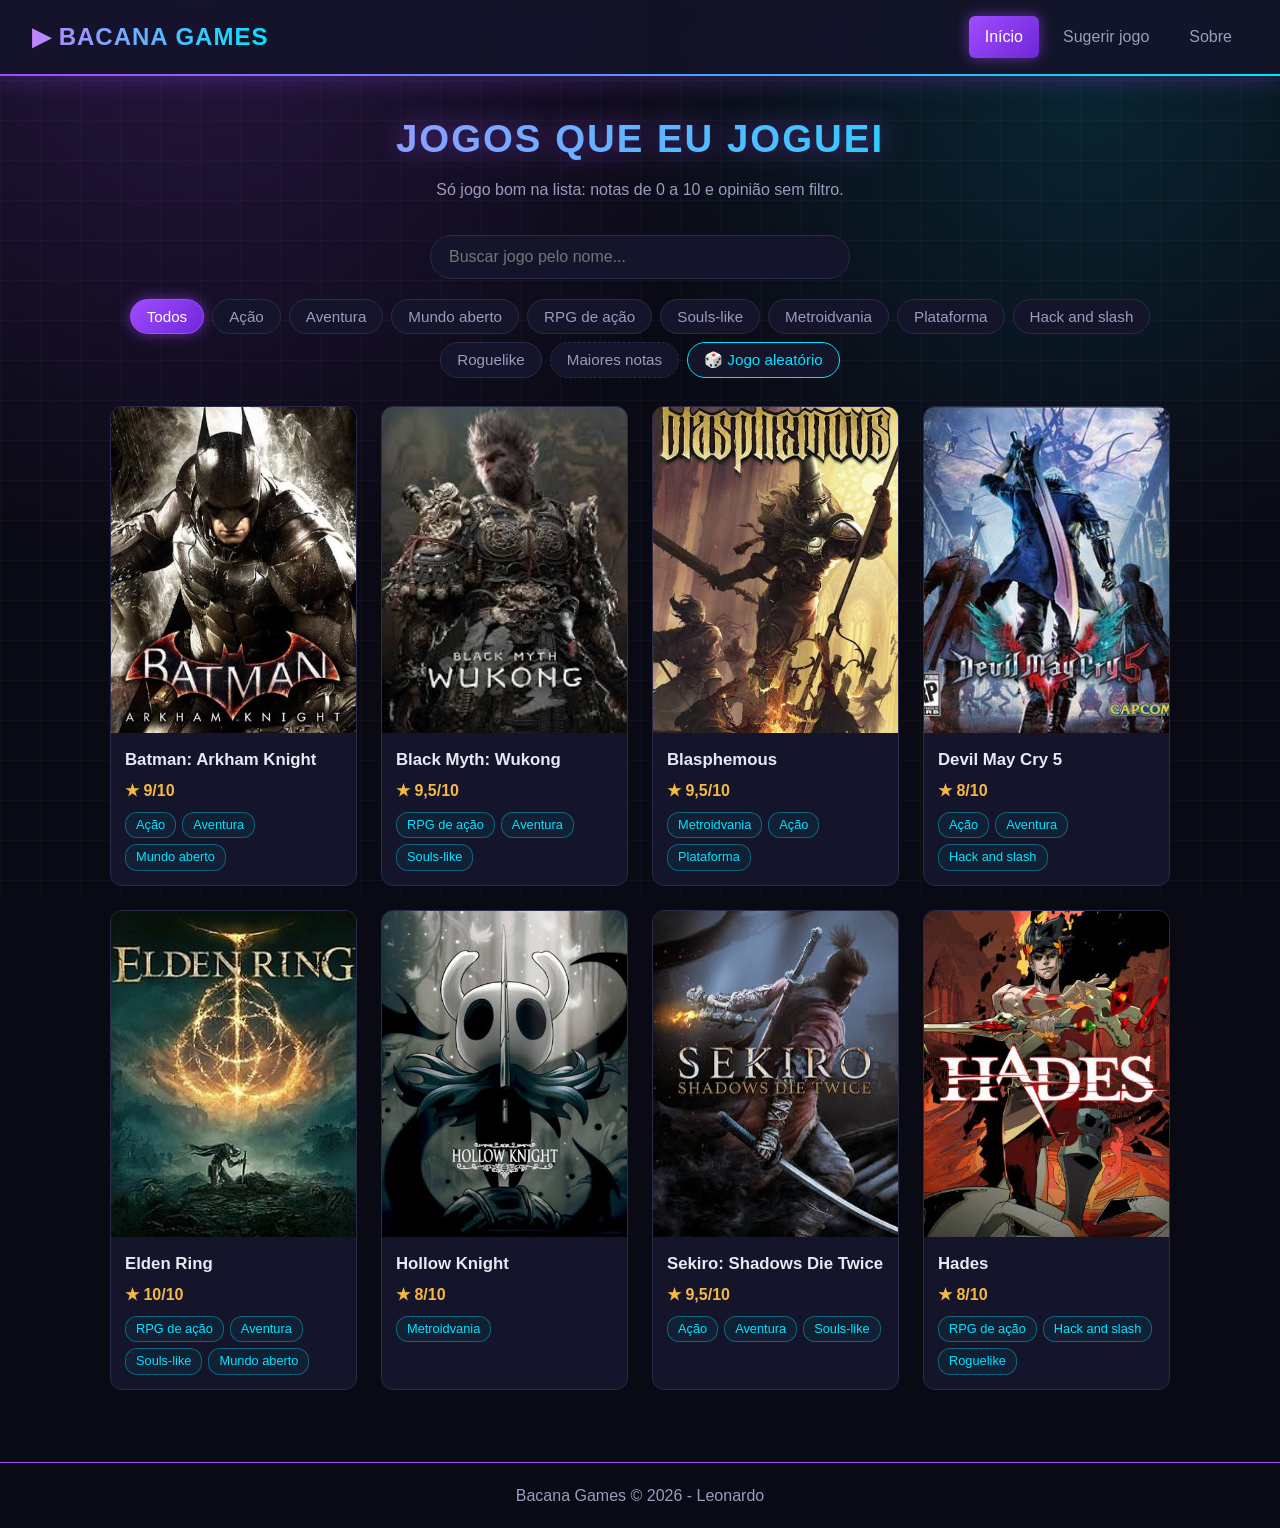
<file: index.html>
<!DOCTYPE html>
<html lang="pt-BR">
<head>
  <meta charset="UTF-8">
  <meta name="viewport" content="width=device-width, initial-scale=1.0">
  <title>Bacana Games do Leonardo</title>
  <link rel="stylesheet" href="estilos/estilo.css">
</head>
<body>

  <header class="topo">
    <a class="logo" href="index.html">Bacana Games</a>
    <button class="botao-menu" id="botaoMenu" aria-label="Abrir ou fechar o menu">&#9776;</button>
    <nav class="menu" id="menuPrincipal">
      <a href="index.html" class="ativo">Início</a>
      <a href="form.html">Sugerir jogo</a>
      <a href="about.html">Sobre</a>
    </nav>
  </header>

  <main class="conteudo">
    <section class="apresentacao">
      <h1>Jogos que eu joguei</h1>
      <p>Só jogo bom na lista: notas de 0 a 10 e opinião sem filtro.</p>
    </section>
    <div class="busca">
      <input type="search" id="campoBusca" placeholder="Buscar jogo pelo nome...">
    </div>
    <!-- Os filtros e os cartões serão criados pelo JavaScript na etapa 3 -->
    <section id="filtros"></section>
    <section id="gradeJogos"></section>
  </main>

  <footer class="rodape">
    <p>Bacana Games &copy; 2026 - Leonardo</p>
  </footer>
  <script src="script/menu.js"></script>
  <script src="script/jogos.js"></script>
  <script src="script/filtro.js"></script>
</body>
</html>
</file>
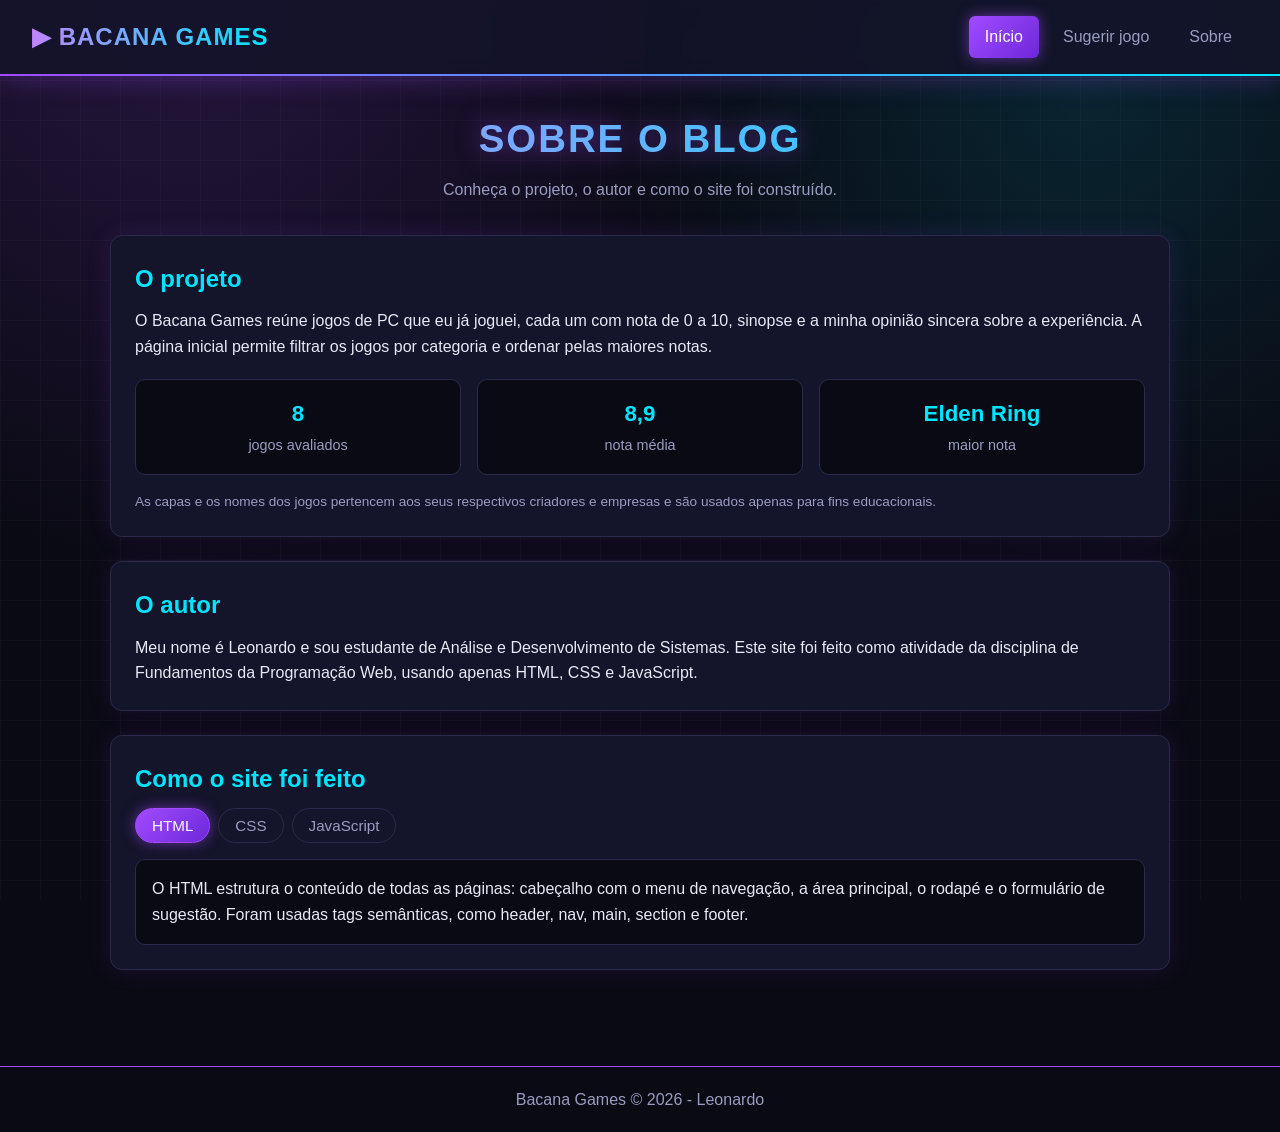
<file: about.html>
<!DOCTYPE html>
<html lang="pt-BR">
<head>
  <meta charset="UTF-8">
  <meta name="viewport" content="width=device-width, initial-scale=1.0">
  <title>Sobre - Bacana Games</title>
  <link rel="stylesheet" href="estilos/estilo.css">
</head>
<body>

  <header class="topo">
    <a class="logo" href="index.html">Bacana Games</a>
    <button class="botao-menu" id="botaoMenu" aria-label="Abrir ou fechar o menu">&#9776;</button>
    <nav class="menu" id="menuPrincipal">
      <a href="index.html" class="ativo">Início</a>
      <a href="form.html">Sugerir jogo</a>
      <a href="about.html">Sobre</a>
    </nav>
  </header>

  <main class="conteudo">
    <section class="apresentacao">
      <h1>Sobre o blog</h1>
      <p>Conheça o projeto, o autor e como o site foi construído.</p>
    </section>

    <section class="bloco-sobre">
      <h2>O projeto</h2>
      <p>
        O Bacana Games reúne jogos de PC que eu já joguei, cada um com nota de 0 a 10,
        sinopse e a minha opinião sincera sobre a experiência. A página inicial permite
        filtrar os jogos por categoria e ordenar pelas maiores notas.
      </p>
      <div class="estatisticas" id="estatisticas"></div>
      <p class="creditos">As capas e os nomes dos jogos pertencem aos seus respectivos criadores e empresas e são usados apenas para fins educacionais.</p>
    </section>

    <section class="bloco-sobre">
      <h2>O autor</h2>
      <p>
        Meu nome é Leonardo e sou estudante de Análise e Desenvolvimento de Sistemas.
        Este site foi feito como atividade da disciplina de Fundamentos da Programação Web,
        usando apenas HTML, CSS e JavaScript.
      </p>
    </section>

    <section class="bloco-sobre">
      <h2>Como o site foi feito</h2>
      <div class="abas" id="abas">
        <button class="botao-filtro ativo" data-aba="html">HTML</button>
        <button class="botao-filtro" data-aba="css">CSS</button>
        <button class="botao-filtro" data-aba="js">JavaScript</button>
      </div>
      <div class="aba-conteudo" id="abaConteudo"></div>
    </section>
  </main>

  <footer class="rodape">
    <p>Bacana Games &copy; 2026 - Leonardo</p>
  </footer>
  
  <script src="script/menu.js"></script>
  <script src="script/jogos.js"></script>
  <script src="script/about.js"></script>
</body>
</html>
</file>
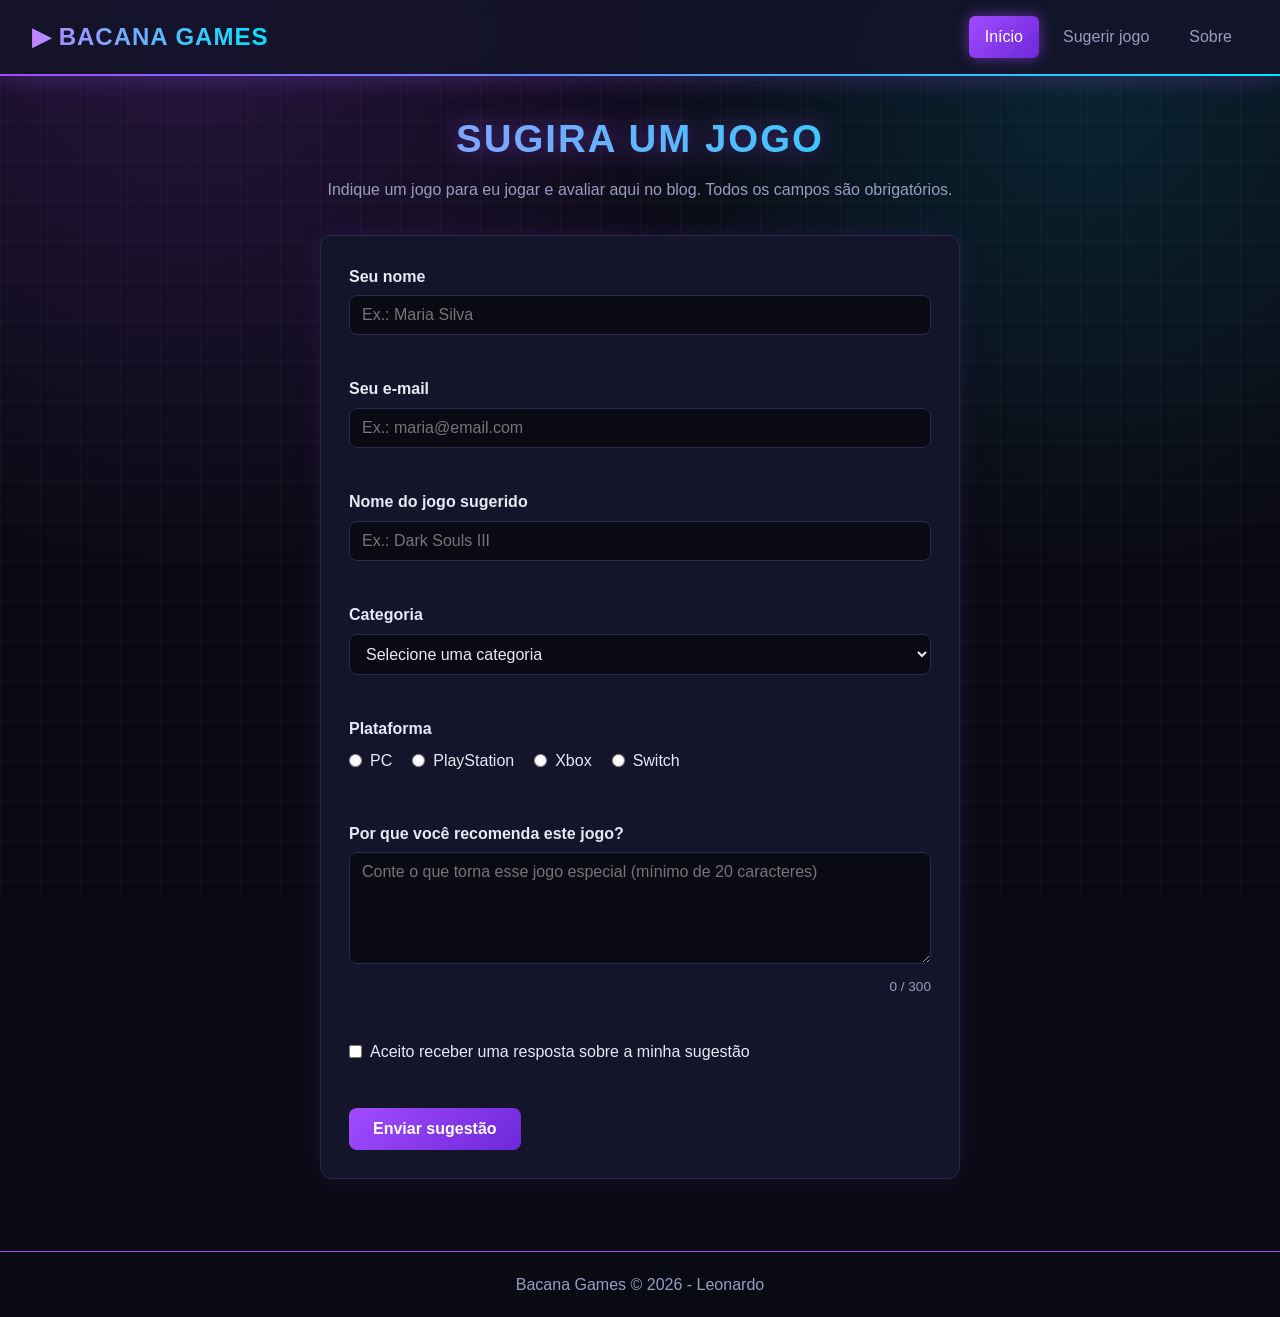
<file: form.html>
<!DOCTYPE html>
<html lang="pt-BR">
<head>
  <meta charset="UTF-8">
  <meta name="viewport" content="width=device-width, initial-scale=1.0">
  <title>Sugerir jogo - Bacana Games</title>
  <link rel="stylesheet" href="estilos/estilo.css">
</head>
<body>

  <header class="topo">
    <a class="logo" href="index.html">Bacana Games</a>
    <button class="botao-menu" id="botaoMenu" aria-label="Abrir ou fechar o menu">&#9776;</button>
    <nav class="menu" id="menuPrincipal">
      <a href="index.html" class="ativo">Início</a>
      <a href="form.html">Sugerir jogo</a>
      <a href="about.html">Sobre</a>
    </nav>
  </header>

  <main class="conteudo">
    <section class="apresentacao">
      <h1>Sugira um jogo</h1>
      <p>Indique um jogo para eu jogar e avaliar aqui no blog. Todos os campos são obrigatórios.</p>
    </section>

    <form id="formSugestao" class="formulario" action="formAction.html" method="get" novalidate>

      <div class="campo">
        <label for="nome">Seu nome</label>
        <input type="text" id="nome" name="nome" placeholder="Ex.: Maria Silva">
        <span class="erro" id="erro-nome"></span>
      </div>

      <div class="campo">
        <label for="email">Seu e-mail</label>
        <input type="email" id="email" name="email" placeholder="Ex.: maria@email.com">
        <span class="erro" id="erro-email"></span>
      </div>

      <div class="campo">
        <label for="jogo">Nome do jogo sugerido</label>
        <input type="text" id="jogo" name="jogo" placeholder="Ex.: Dark Souls III">
        <span class="erro" id="erro-jogo"></span>
      </div>

      <div class="campo">
        <label for="categoria">Categoria</label>
        <select id="categoria" name="categoria">
          <option value="">Selecione uma categoria</option>
          <option value="Ação">Ação</option>
          <option value="Aventura">Aventura</option>
          <option value="Mundo aberto">Mundo aberto</option>
          <option value="RPG de ação">RPG de ação</option>
          <option value="Souls-like">Souls-like</option>
          <option value="Metroidvania">Metroidvania</option>
          <option value="Plataforma">Plataforma</option>
          <option value="Hack and slash">Hack and slash</option>
          <option value="Roguelike">Roguelike</option>
          <option value="Outra">Outra</option>
        </select>
        <span class="erro" id="erro-categoria"></span>
      </div>

      <div class="campo">
        <span class="rotulo">Plataforma</span>
        <div class="radios">
          <label><input type="radio" name="plataforma" value="PC"> PC</label>
          <label><input type="radio" name="plataforma" value="PlayStation"> PlayStation</label>
          <label><input type="radio" name="plataforma" value="Xbox"> Xbox</label>
          <label><input type="radio" name="plataforma" value="Switch"> Switch</label>
        </div>
        <span class="erro" id="erro-plataforma"></span>
      </div>

      <div class="campo">
        <label for="motivo">Por que você recomenda este jogo?</label>
        <textarea id="motivo" name="motivo" rows="5" maxlength="300" placeholder="Conte o que torna esse jogo especial (mínimo de 20 caracteres)"></textarea>
        <span class="contador" id="contador">0 / 300</span>
        <span class="erro" id="erro-motivo"></span>
      </div>

      <div class="campo">
        <label class="check">
          <input type="checkbox" id="aceito" name="aceito" value="sim">
          Aceito receber uma resposta sobre a minha sugestão
        </label>
        <span class="erro" id="erro-aceito"></span>
      </div>

      <button type="submit" class="botao-enviar">Enviar sugestão</button>
    </form>
  </main>

  <footer class="rodape">
    <p>Bacana Games &copy; 2026 - Leonardo</p>
  </footer>
  
  <script src="script/menu.js"></script>
  <script src="script/formulario.js"></script>
</body>
</html>
</file>
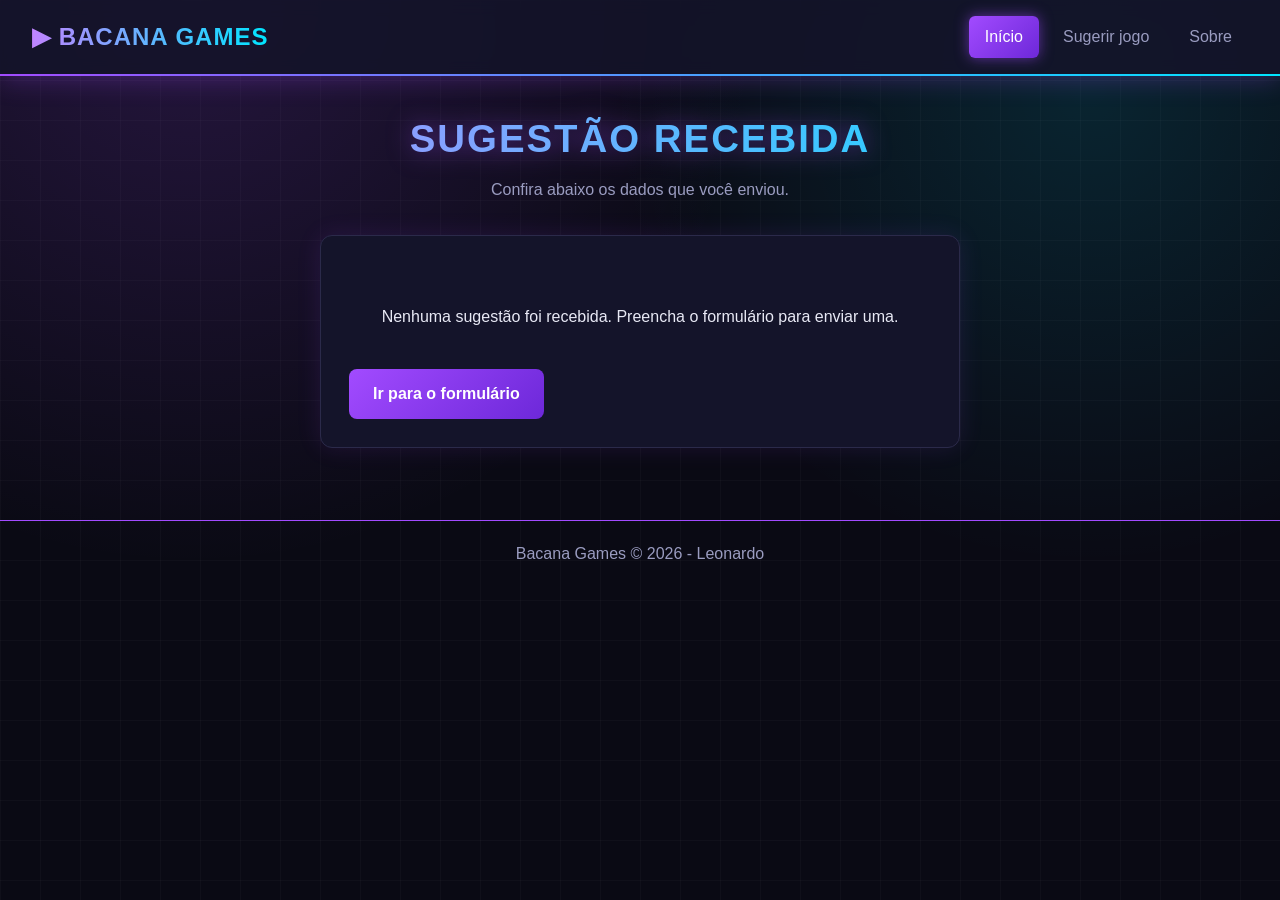
<file: formAction.html>
<!DOCTYPE html>
<html lang="pt-BR">
<head>
  <meta charset="UTF-8">
  <meta name="viewport" content="width=device-width, initial-scale=1.0">
  <title>Sugestão recebida - Bacana Games</title>
  <link rel="stylesheet" href="estilos/estilo.css">
</head>
<body>

  <header class="topo">
    <a class="logo" href="index.html">Bacana Games</a>
    <button class="botao-menu" id="botaoMenu" aria-label="Abrir ou fechar o menu">&#9776;</button>
    <nav class="menu" id="menuPrincipal">
      <a href="index.html" class="ativo">Início</a>
      <a href="form.html">Sugerir jogo</a>
      <a href="about.html">Sobre</a>
    </nav>
  </header>

  <main class="conteudo">
    <section class="apresentacao">
      <h1>Sugestão recebida</h1>
      <p>Confira abaixo os dados que você enviou.</p>
    </section>

    <section id="resultado" class="resultado"></section>
  </main>

  <footer class="rodape">
    <p>Bacana Games &copy; 2026 - Leonardo</p>
  </footer>
  
  <script src="script/menu.js"></script>
  <script src="script/jogos.js"></script>
  <script src="script/formAction.js"></script>
</body>
</html>
</file>
<file: estilos/estilo.css>
/* ===== Variáveis de cor (mude aqui e o site inteiro muda) ===== */
:root {
  --fundo: #0a0a14;
  --fundo-claro: #14142a;
  --texto: #e8e9f5;
  --texto-suave: #9a9cc0;
  --destaque: #a24bff;
  --destaque-hover: #c084ff;
  --ciano: #00e5ff;
  --borda: #2b2a4a;
}

/* ===== Base ===== */
* {
  box-sizing: border-box;
  margin: 0;
  padding: 0;
}

body {
  font-family: 'Segoe UI', Arial, sans-serif;
  background-color: var(--fundo);
  color: var(--texto);
  line-height: 1.6;
}

a {
  color: var(--destaque);
  text-decoration: none;
}

/* ===== Topo e menu (igual em todas as páginas) ===== */
.topo {
  display: flex;
  justify-content: space-between;
  align-items: center;
  flex-wrap: wrap;
  gap: 12px;
  padding: 16px 32px;
  background-color: var(--fundo-claro);
  border-bottom: 2px solid var(--destaque);
}

.logo {
  font-size: 1.4rem;
  font-weight: bold;
  color: var(--texto);
}

.menu {
  display: flex;
  gap: 8px;
}

.menu a {
  color: var(--texto-suave);
  padding: 8px 16px;
  border-radius: 6px;
  transition: background-color 0.2s, color 0.2s;
}

.menu a:hover,
.menu a.ativo {
  background-color: var(--destaque);
  color: #fff;
}

/* ===== Conteúdo ===== */
.conteudo {
  max-width: 1100px;
  margin: 0 auto;
  padding: 32px 20px;
}

.apresentacao {
  text-align: center;
  margin-bottom: 32px;
}

.apresentacao h1 {
  font-size: 2rem;
  margin-bottom: 8px;
}

.apresentacao p {
  color: var(--texto-suave);
}

/* ===== Rodapé ===== */
.rodape {
  text-align: center;
  padding: 20px;
  color: var(--texto-suave);
  border-top: 1px solid var(--borda);
  margin-top: 40px;
}

/* ===== Filtros ===== */
.barra-filtros {
  display: flex;
  flex-wrap: wrap;
  justify-content: center;
  gap: 8px;
  margin-bottom: 28px;
}

.botao-filtro {
  background-color: var(--fundo-claro);
  color: var(--texto-suave);
  border: 1px solid var(--borda);
  padding: 8px 16px;
  border-radius: 20px;
  font-size: 0.95rem;
  cursor: pointer;
  transition: background-color 0.2s, color 0.2s;
}

.botao-filtro:hover {
  border-color: var(--destaque);
  color: var(--texto);
}

.botao-filtro.ativo {
  background-color: var(--destaque);
  border-color: var(--destaque);
  color: #fff;
}

.botao-ordem {
  border-style: dashed;
}

/* ===== Cartões de jogos ===== */
.grade-jogos {
  display: grid;
  grid-template-columns: repeat(auto-fill, minmax(220px, 1fr));
  gap: 24px;
}

.cartao {
  display: block;
  background-color: var(--fundo-claro);
  border: 1px solid var(--borda);
  border-radius: 12px;
  overflow: hidden;
  color: var(--texto);
  transition: transform 0.2s, border-color 0.2s;
}

.cartao:hover {
  transform: translateY(-4px);
  border-color: var(--destaque);
}

.cartao-capa {
  display: block;
  width: 100%;
  aspect-ratio: 3 / 4;
  object-fit: cover;
}

.cartao-info {
  padding: 14px;
}

.cartao-nome {
  font-size: 1.05rem;
  margin-bottom: 4px;
}

.cartao-nota {
  color: #f5b942;
  font-weight: bold;
  margin-bottom: 8px;
}

.cartao-tags {
  display: flex;
  flex-wrap: wrap;
  gap: 6px;
}

.tag {
  background-color: var(--fundo);
  border: 1px solid var(--borda);
  color: var(--texto-suave);
  padding: 2px 10px;
  border-radius: 12px;
  font-size: 0.8rem;
}

/* ===== Página do jogo ===== */
.voltar {
  display: inline-block;
  margin-bottom: 20px;
  color: var(--texto-suave);
}

.voltar:hover {
  color: var(--destaque-hover);
}

.jogo-topo {
  display: flex;
  flex-wrap: wrap;
  gap: 32px;
  margin-bottom: 32px;
}

.jogo-capa {
  width: 280px;
  max-width: 100%;
  border-radius: 12px;
  border: 1px solid var(--borda);
  align-self: flex-start;
}

.jogo-info {
  flex: 1;
  min-width: 260px;
}

.jogo-info h1 {
  font-size: 2rem;
  margin-bottom: 4px;
}

.jogo-info h2,
.secao-jogo h2 {
  font-size: 1.2rem;
  color: var(--destaque-hover);
  margin: 20px 0 8px;
}

.jogo-nota {
  color: #f5b942;
  font-size: 1.3rem;
  font-weight: bold;
  margin-bottom: 10px;
}

.secao-jogo {
  margin-top: 32px;
}

.comentario p {
  margin-bottom: 14px;
  max-width: 800px;
}

.galeria {
  display: grid;
  grid-template-columns: repeat(auto-fill, minmax(260px, 1fr));
  gap: 16px;
}

.galeria img {
  width: 100%;
  border-radius: 8px;
  border: 1px solid var(--borda);
}

.aviso {
  text-align: center;
  padding: 40px 0;
}

/* ===== Página Sobre ===== */
.bloco-sobre {
  background-color: var(--fundo-claro);
  border: 1px solid var(--borda);
  border-radius: 12px;
  padding: 24px;
  margin-bottom: 24px;
}

.bloco-sobre h2 {
  color: var(--destaque-hover);
  margin-bottom: 10px;
}

.estatisticas {
  display: flex;
  flex-wrap: wrap;
  gap: 16px;
  margin-top: 20px;
}

.estatistica {
  flex: 1;
  min-width: 160px;
  background-color: var(--fundo);
  border: 1px solid var(--borda);
  border-radius: 10px;
  padding: 16px;
  text-align: center;
}

.estatistica strong {
  display: block;
  font-size: 1.4rem;
  color: var(--destaque);
}

.estatistica span {
  color: var(--texto-suave);
  font-size: 0.9rem;
}

.abas {
  display: flex;
  gap: 8px;
  margin-bottom: 16px;
}

.aba-conteudo {
  background-color: var(--fundo);
  border: 1px solid var(--borda);
  border-radius: 10px;
  padding: 16px;
}

/* ===== Formulário ===== */
.formulario {
  max-width: 640px;
  margin: 0 auto;
  background-color: var(--fundo-claro);
  border: 1px solid var(--borda);
  border-radius: 12px;
  padding: 28px;
}

.campo {
  margin-bottom: 20px;
}

.campo label,
.campo .rotulo {
  display: block;
  margin-bottom: 6px;
  font-weight: 600;
}

.campo input[type="text"],
.campo input[type="email"],
.campo select,
.campo textarea {
  width: 100%;
  background-color: var(--fundo);
  color: var(--texto);
  border: 1px solid var(--borda);
  border-radius: 8px;
  padding: 10px 12px;
  font-family: inherit;
  font-size: 1rem;
}

.campo input:focus,
.campo select:focus,
.campo textarea:focus {
  outline: none;
  border-color: var(--destaque);
}

.campo .invalido {
  border-color: #ff5c6c;
}

.radios {
  display: flex;
  flex-wrap: wrap;
  gap: 8px 20px;
}

.radios label,
.campo label.check {
  font-weight: normal;
  display: flex;
  align-items: center;
  gap: 8px;
  cursor: pointer;
}

.contador {
  display: block;
  text-align: right;
  font-size: 0.85rem;
  color: var(--texto-suave);
  margin-top: 4px;
}

.erro {
  display: block;
  color: #ff5c6c;
  font-size: 0.9rem;
  margin-top: 4px;
  min-height: 1.2em;
}

.botao-enviar {
  background-color: var(--destaque);
  color: #fff;
  border: none;
  border-radius: 8px;
  padding: 12px 24px;
  font-size: 1rem;
  font-weight: bold;
  cursor: pointer;
  transition: background-color 0.2s;
}

.botao-enviar:hover {
  background-color: var(--destaque-hover);
}

/* ===== Página de resultado do formulário ===== */
.resultado {
  max-width: 640px;
  margin: 0 auto;
  background-color: var(--fundo-claro);
  border: 1px solid var(--borda);
  border-radius: 12px;
  padding: 28px;
}

.mensagem-ok {
  color: var(--destaque-hover);
  margin-bottom: 8px;
}

.mensagem-info {
  background-color: var(--fundo);
  border-left: 4px solid #f5b942;
  border-radius: 6px;
  padding: 10px 14px;
  margin-top: 14px;
}

.dados-enviados {
  background-color: var(--fundo);
  border: 1px solid var(--borda);
  border-radius: 10px;
  padding: 16px;
  margin: 20px 0;
}

.linha-dado {
  display: flex;
  flex-wrap: wrap;
  gap: 4px 12px;
  padding: 8px 0;
  border-bottom: 1px solid var(--borda);
}

.linha-dado:last-child {
  border-bottom: none;
}

.linha-dado strong {
  min-width: 150px;
  color: var(--texto-suave);
}

.linha-dado span {
  flex: 1;
  word-break: break-word;
}

.botoes-resultado {
  display: flex;
  flex-wrap: wrap;
  gap: 12px;
}

.botao-secundario {
  display: inline-block;
  border: 1px solid var(--borda);
  color: var(--texto);
  border-radius: 8px;
  padding: 12px 24px;
  transition: border-color 0.2s;
}

.botao-secundario:hover {
  border-color: var(--destaque);
}

a.botao-enviar {
  display: inline-block;
}

/* ===== Tema gamer: roxo neon + ciano ===== */
body {
  background-image:
    radial-gradient(circle at 15% 0%, rgba(162, 75, 255, 0.18), transparent 40%),
    radial-gradient(circle at 85% 10%, rgba(0, 229, 255, 0.12), transparent 35%),
    linear-gradient(rgba(255, 255, 255, 0.025) 1px, transparent 1px),
    linear-gradient(90deg, rgba(255, 255, 255, 0.025) 1px, transparent 1px);
  background-size: auto, auto, 40px 40px, 40px 40px;
  background-attachment: fixed;
}

::selection {
  background: var(--destaque);
  color: #fff;
}

::-webkit-scrollbar {
  width: 10px;
}
::-webkit-scrollbar-track {
  background: var(--fundo);
}
::-webkit-scrollbar-thumb {
  background: linear-gradient(var(--destaque), var(--ciano));
  border-radius: 6px;
}

/* Topo fixo com linha neon */
.topo {
  position: sticky;
  top: 0;
  z-index: 10;
  background-color: rgba(20, 20, 42, 0.88);
  backdrop-filter: blur(8px);
  border-bottom: 2px solid transparent;
  border-image: linear-gradient(90deg, var(--destaque), var(--ciano)) 1;
  box-shadow: 0 4px 24px rgba(162, 75, 255, 0.25);
}

.logo {
  font-size: 1.5rem;
  font-weight: 800;
  letter-spacing: 1px;
  text-transform: uppercase;
  background: linear-gradient(90deg, var(--destaque-hover), var(--ciano));
  -webkit-background-clip: text;
  background-clip: text;
  color: transparent;
}

.logo::before {
  content: "\25B6\00a0";
}

.menu a:hover,
.menu a.ativo {
  background: linear-gradient(135deg, var(--destaque), #6d28d9);
  box-shadow: 0 0 14px rgba(162, 75, 255, 0.55);
}

/* Título da página inicial */
.apresentacao h1 {
  font-size: 2.4rem;
  text-transform: uppercase;
  letter-spacing: 2px;
  background: linear-gradient(90deg, var(--destaque-hover), var(--ciano));
  -webkit-background-clip: text;
  background-clip: text;
  color: transparent;
  filter: drop-shadow(0 0 12px rgba(162, 75, 255, 0.5));
}

/* Filtros */
.botao-filtro:hover {
  border-color: var(--ciano);
  box-shadow: 0 0 10px rgba(0, 229, 255, 0.35);
}

.botao-filtro.ativo {
  background: linear-gradient(135deg, var(--destaque), #6d28d9);
  box-shadow: 0 0 14px rgba(162, 75, 255, 0.55);
}

/* Cartões com brilho neon e animação de entrada */
.cartao {
  animation: aparecer 0.5s ease backwards;
}

.cartao:hover {
  transform: translateY(-6px) scale(1.02);
  border-color: var(--ciano);
  box-shadow: 0 0 22px rgba(0, 229, 255, 0.35), 0 8px 30px rgba(162, 75, 255, 0.35);
}

@keyframes aparecer {
  from {
    opacity: 0;
    transform: translateY(16px);
  }
  to {
    opacity: 1;
    transform: none;
  }
}

.tag {
  color: var(--ciano);
  border-color: rgba(0, 229, 255, 0.35);
  background-color: rgba(0, 229, 255, 0.06);
}

/* Página do jogo, Sobre e resultado do formulário */
.jogo-capa {
  box-shadow: 0 0 30px rgba(162, 75, 255, 0.4);
}

.jogo-info h2,
.secao-jogo h2,
.bloco-sobre h2,
.mensagem-ok {
  color: var(--ciano);
}

.estatistica strong {
  color: var(--ciano);
}

.bloco-sobre,
.formulario,
.resultado {
  box-shadow: 0 0 24px rgba(162, 75, 255, 0.12);
}

.botao-enviar {
  background: linear-gradient(135deg, var(--destaque), #6d28d9);
}

.botao-enviar:hover {
  box-shadow: 0 0 16px rgba(162, 75, 255, 0.6);
}

.campo input:focus,
.campo select:focus,
.campo textarea:focus {
  border-color: var(--ciano);
  box-shadow: 0 0 10px rgba(0, 229, 255, 0.3);
}

/* Rodapé */
.rodape {
  border-top: 1px solid var(--destaque);
}

/* Respeita quem prefere menos animação */
@media (prefers-reduced-motion: reduce) {
  .cartao {
    animation: none;
  }
}

/* ===== Barra de nota estilo vida ===== */
.barra-vida {
  width: 100%;
  max-width: 420px;
  height: 16px;
  background-color: var(--fundo);
  border: 2px solid var(--borda);
  border-radius: 10px;
  overflow: hidden;
  margin-bottom: 14px;
}

.barra-vida-preenchimento {
  height: 100%;
  width: 0;
  background: linear-gradient(90deg, var(--destaque), var(--ciano));
  box-shadow: 0 0 12px rgba(0, 229, 255, 0.6);
  border-radius: 8px;
  transition: width 1.2s ease-out;
}

/* ===== Busca e botão aleatório ===== */
.busca {
  max-width: 420px;
  margin: 0 auto 20px;
}

.busca input {
  width: 100%;
  background-color: var(--fundo-claro);
  color: var(--texto);
  border: 1px solid var(--borda);
  border-radius: 24px;
  padding: 12px 18px;
  font-size: 1rem;
}

.busca input:focus {
  outline: none;
  border-color: var(--ciano);
  box-shadow: 0 0 12px rgba(0, 229, 255, 0.3);
}

.botao-aleatorio {
  border-color: var(--ciano);
  color: var(--ciano);
}

.grade-jogos .aviso {
  grid-column: 1 / -1;
}

/* ===== Menu hambúrguer ===== */
.botao-menu {
  display: none;
  background: none;
  border: 1px solid var(--borda);
  color: var(--texto);
  font-size: 1.4rem;
  padding: 4px 14px;
  border-radius: 8px;
  cursor: pointer;
}

.botao-menu:hover {
  border-color: var(--ciano);
}

@media (max-width: 700px) {
  .topo {
    padding: 14px 20px;
  }

  .botao-menu {
    display: block;
  }

  .menu {
    display: none;
    width: 100%;
    flex-direction: column;
  }

  .menu.aberto {
    display: flex;
  }

  .menu a {
    text-align: center;
  }
}

.creditos {
  color: var(--texto-suave);
  font-size: 0.85rem;
  margin-top: 16px;
}
</file>
